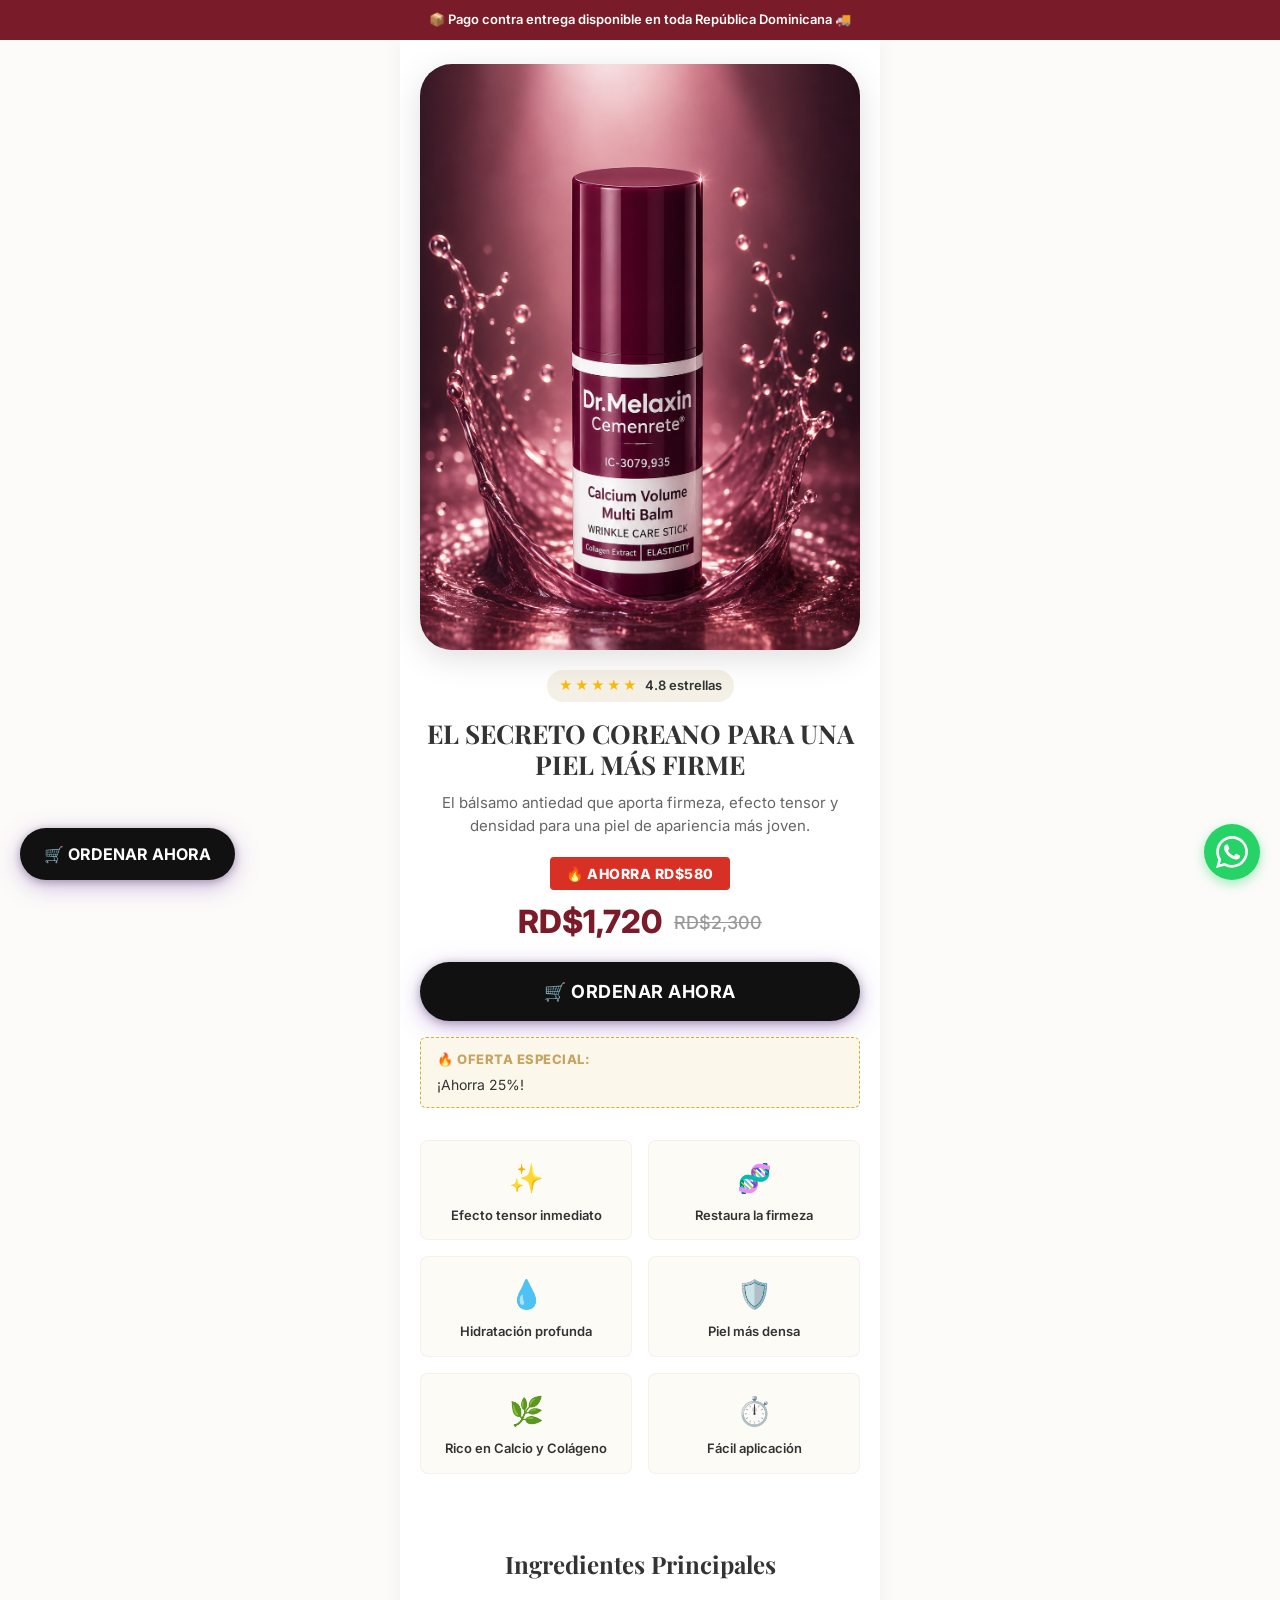
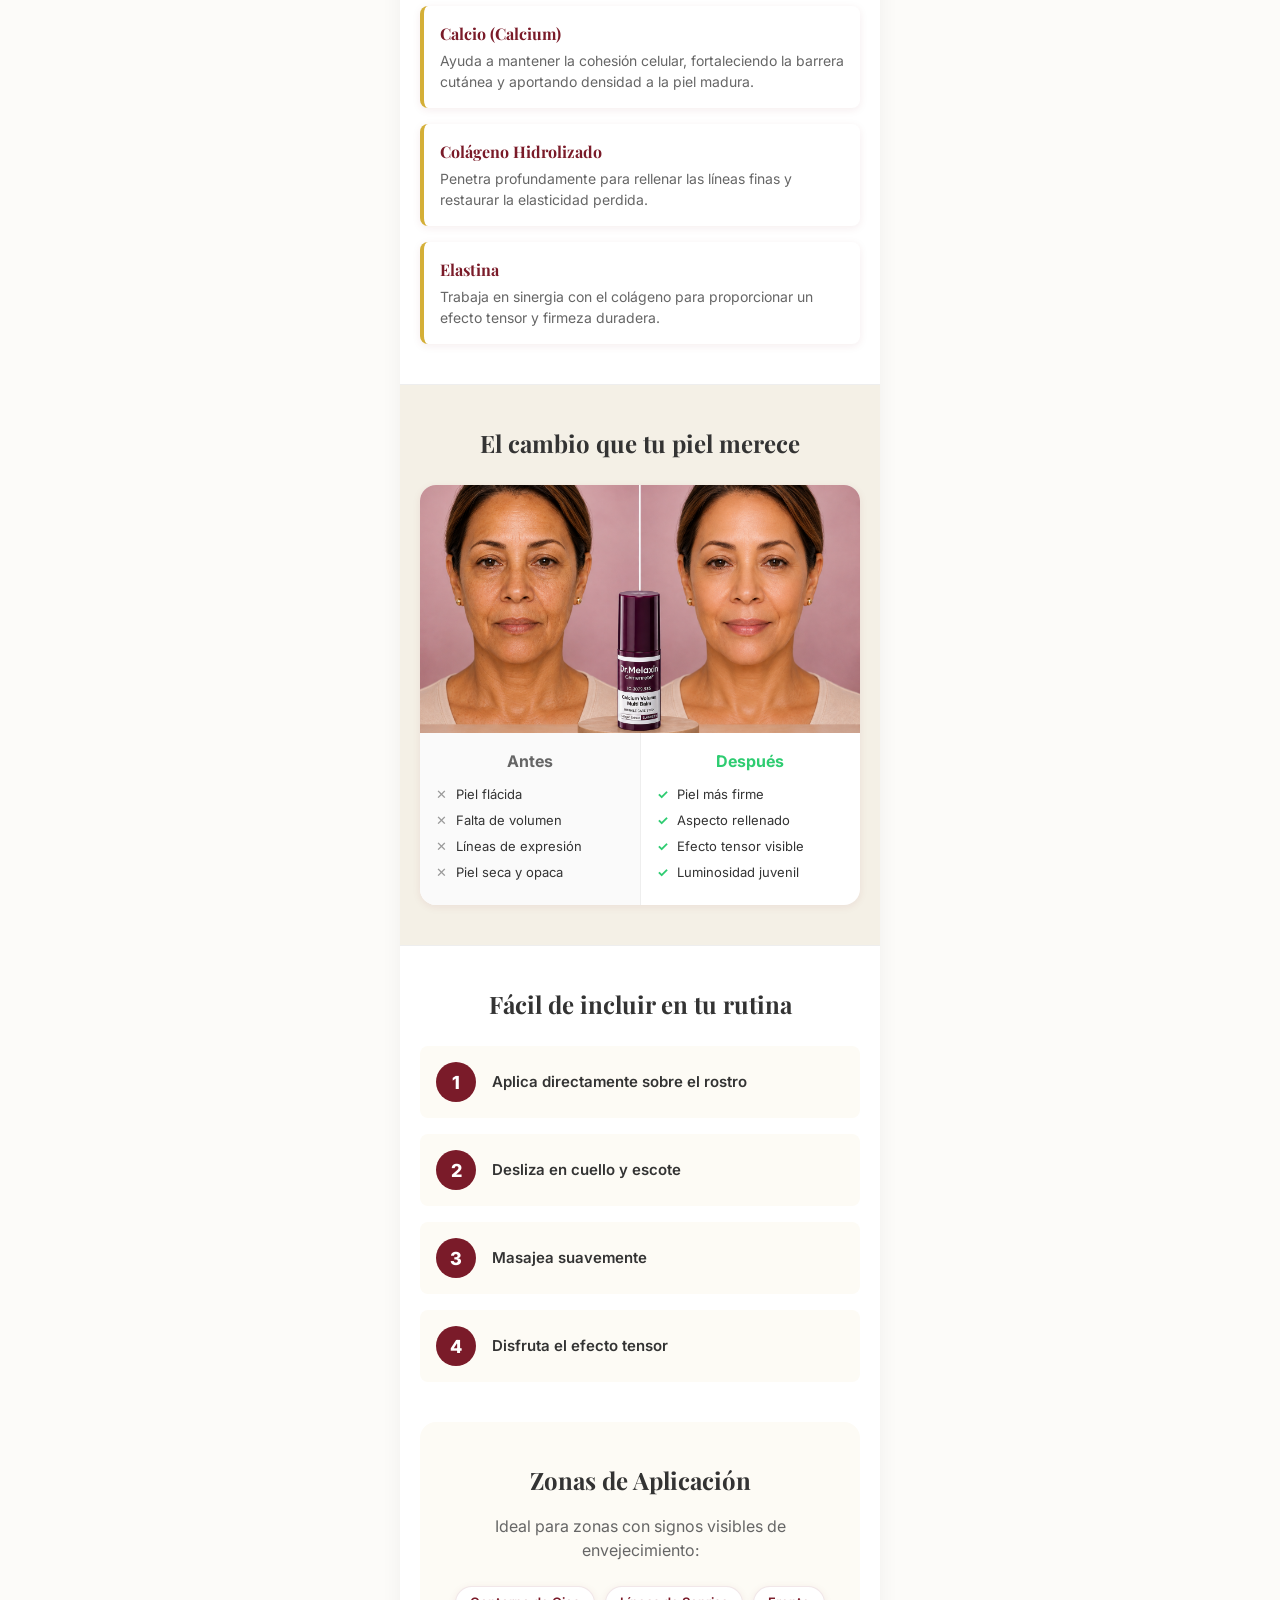
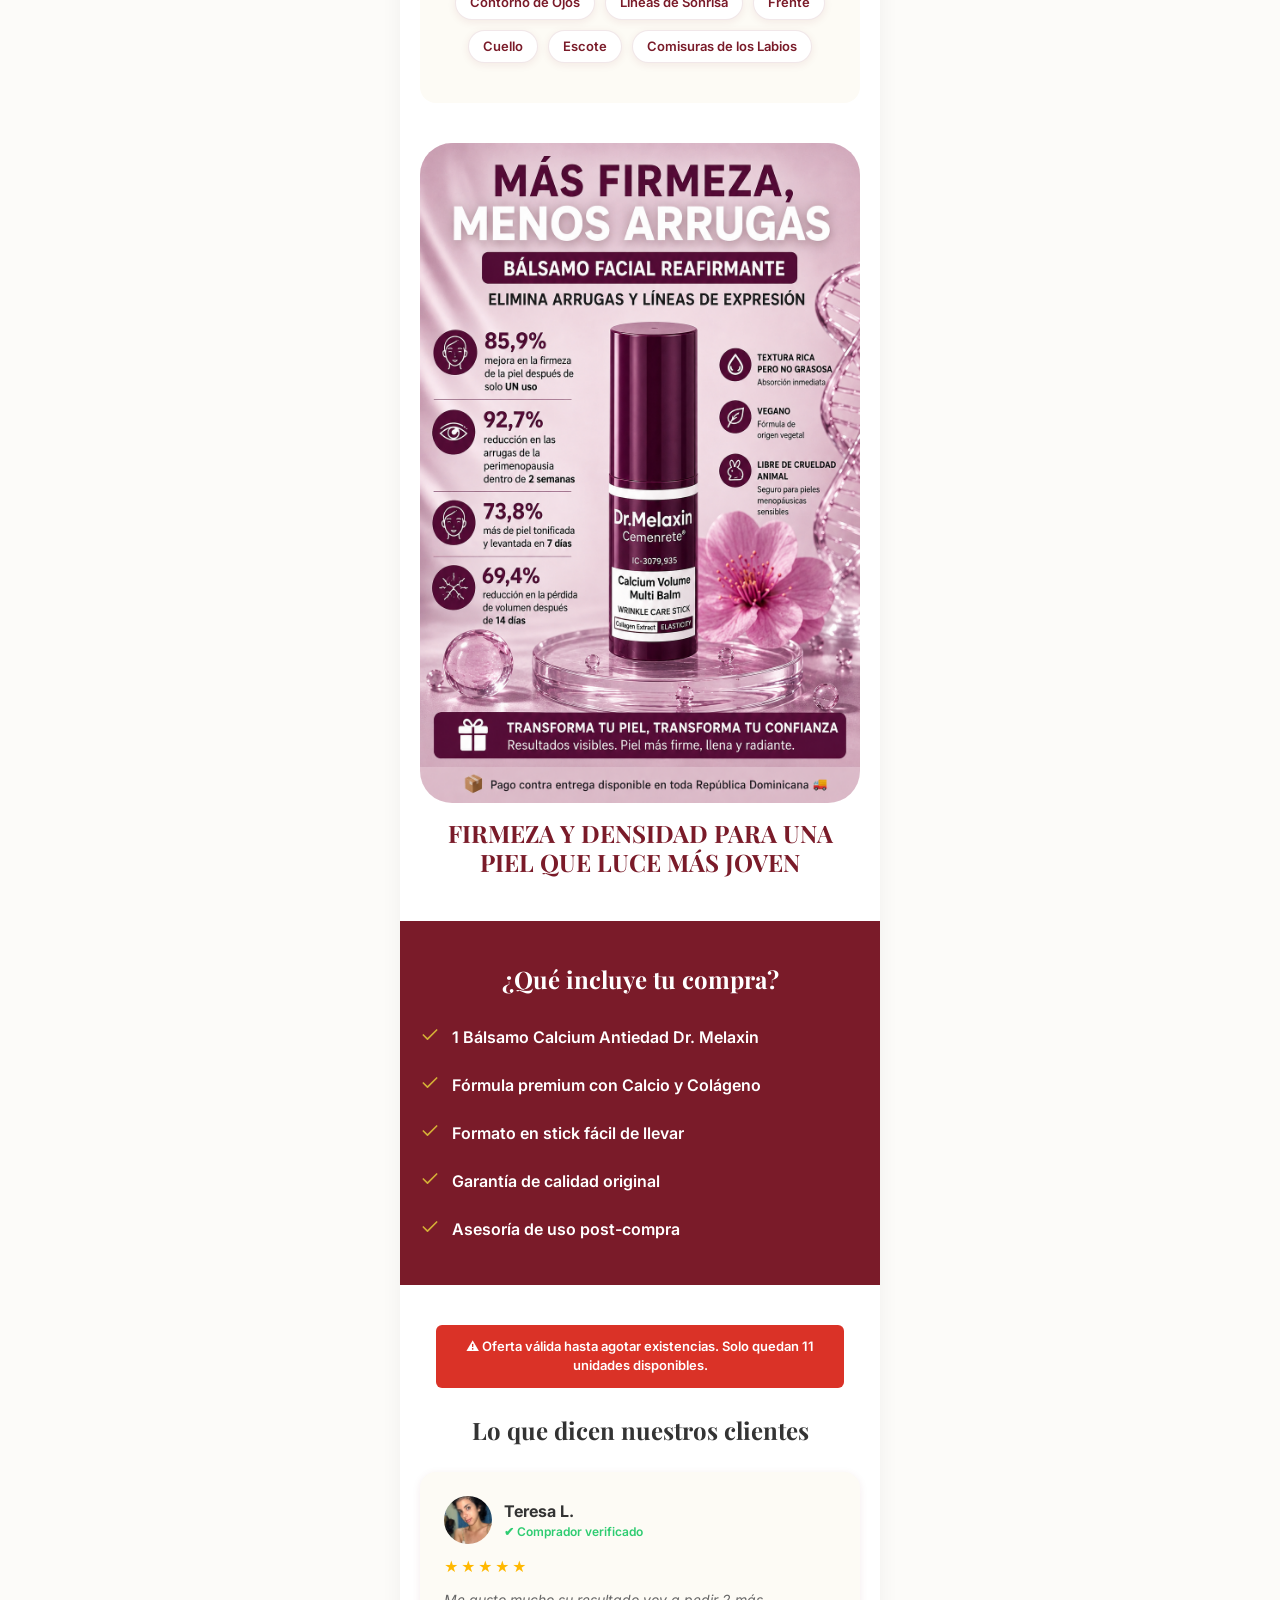
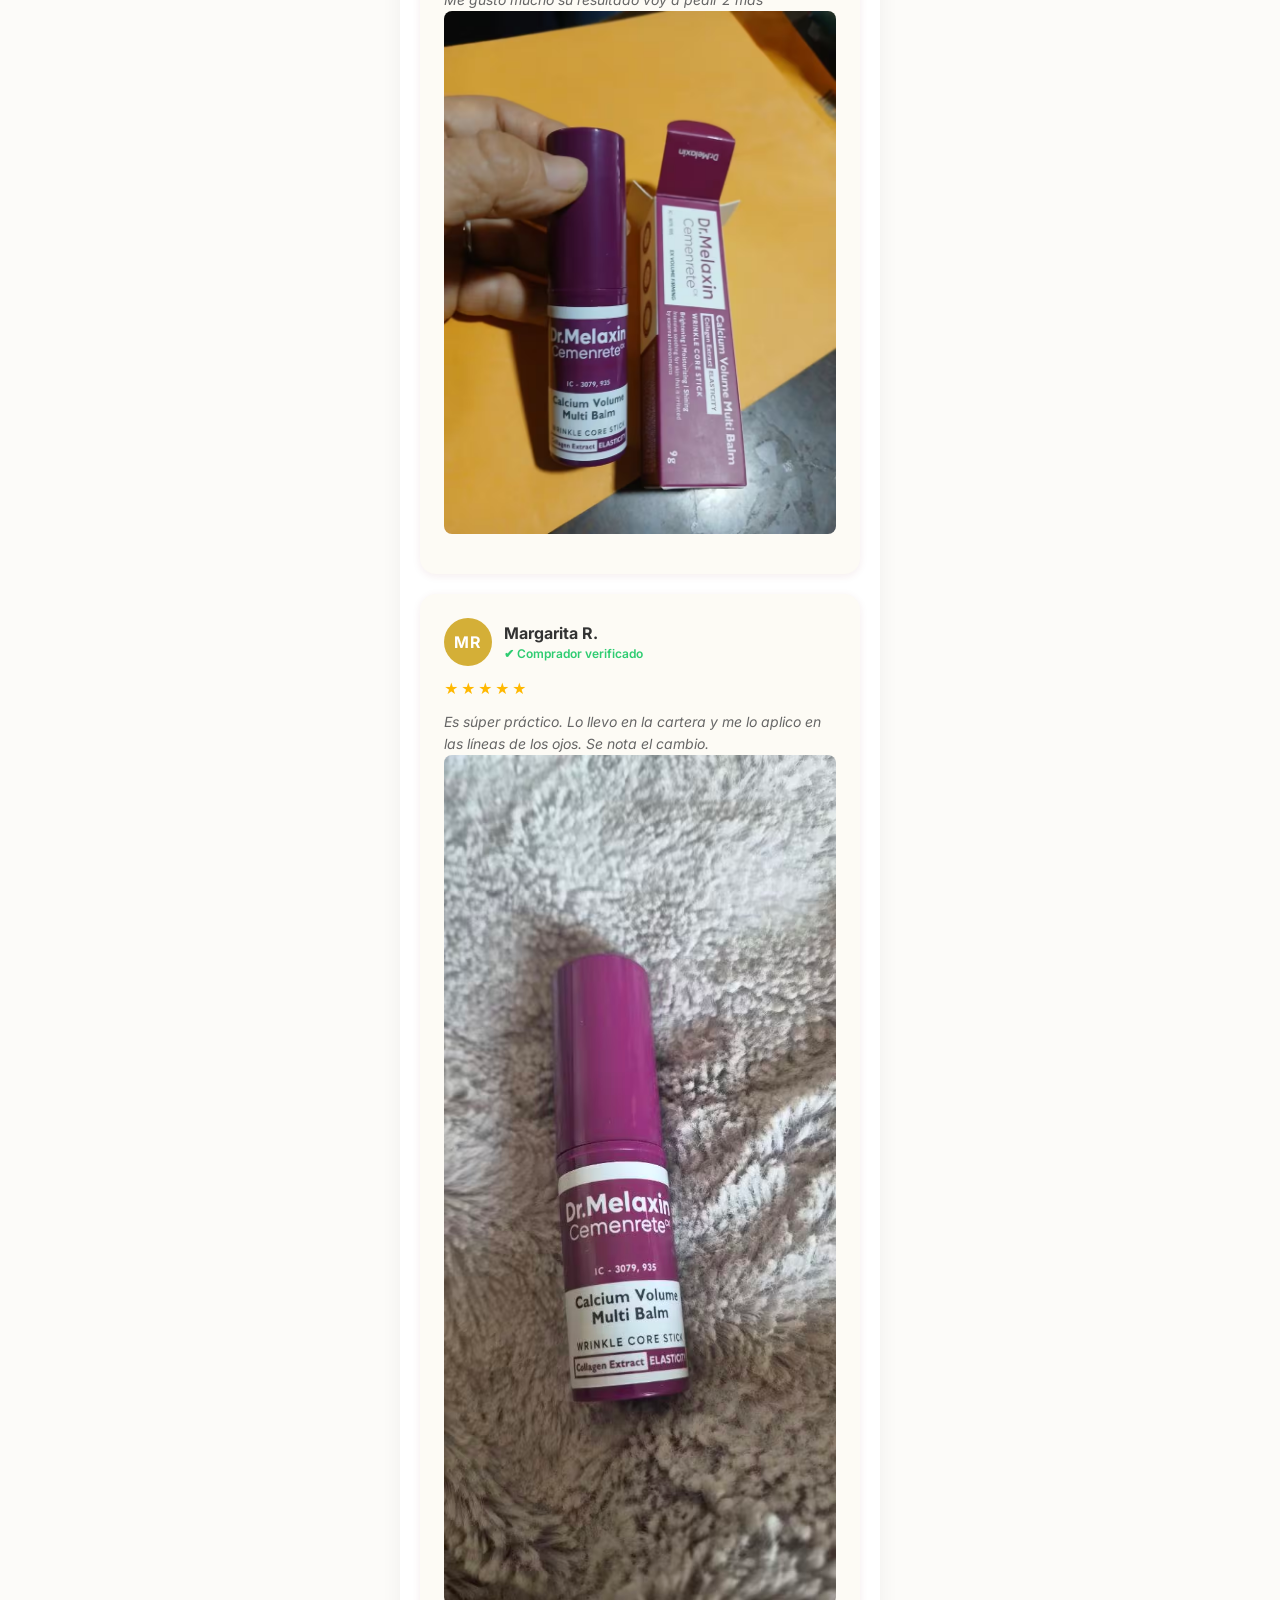
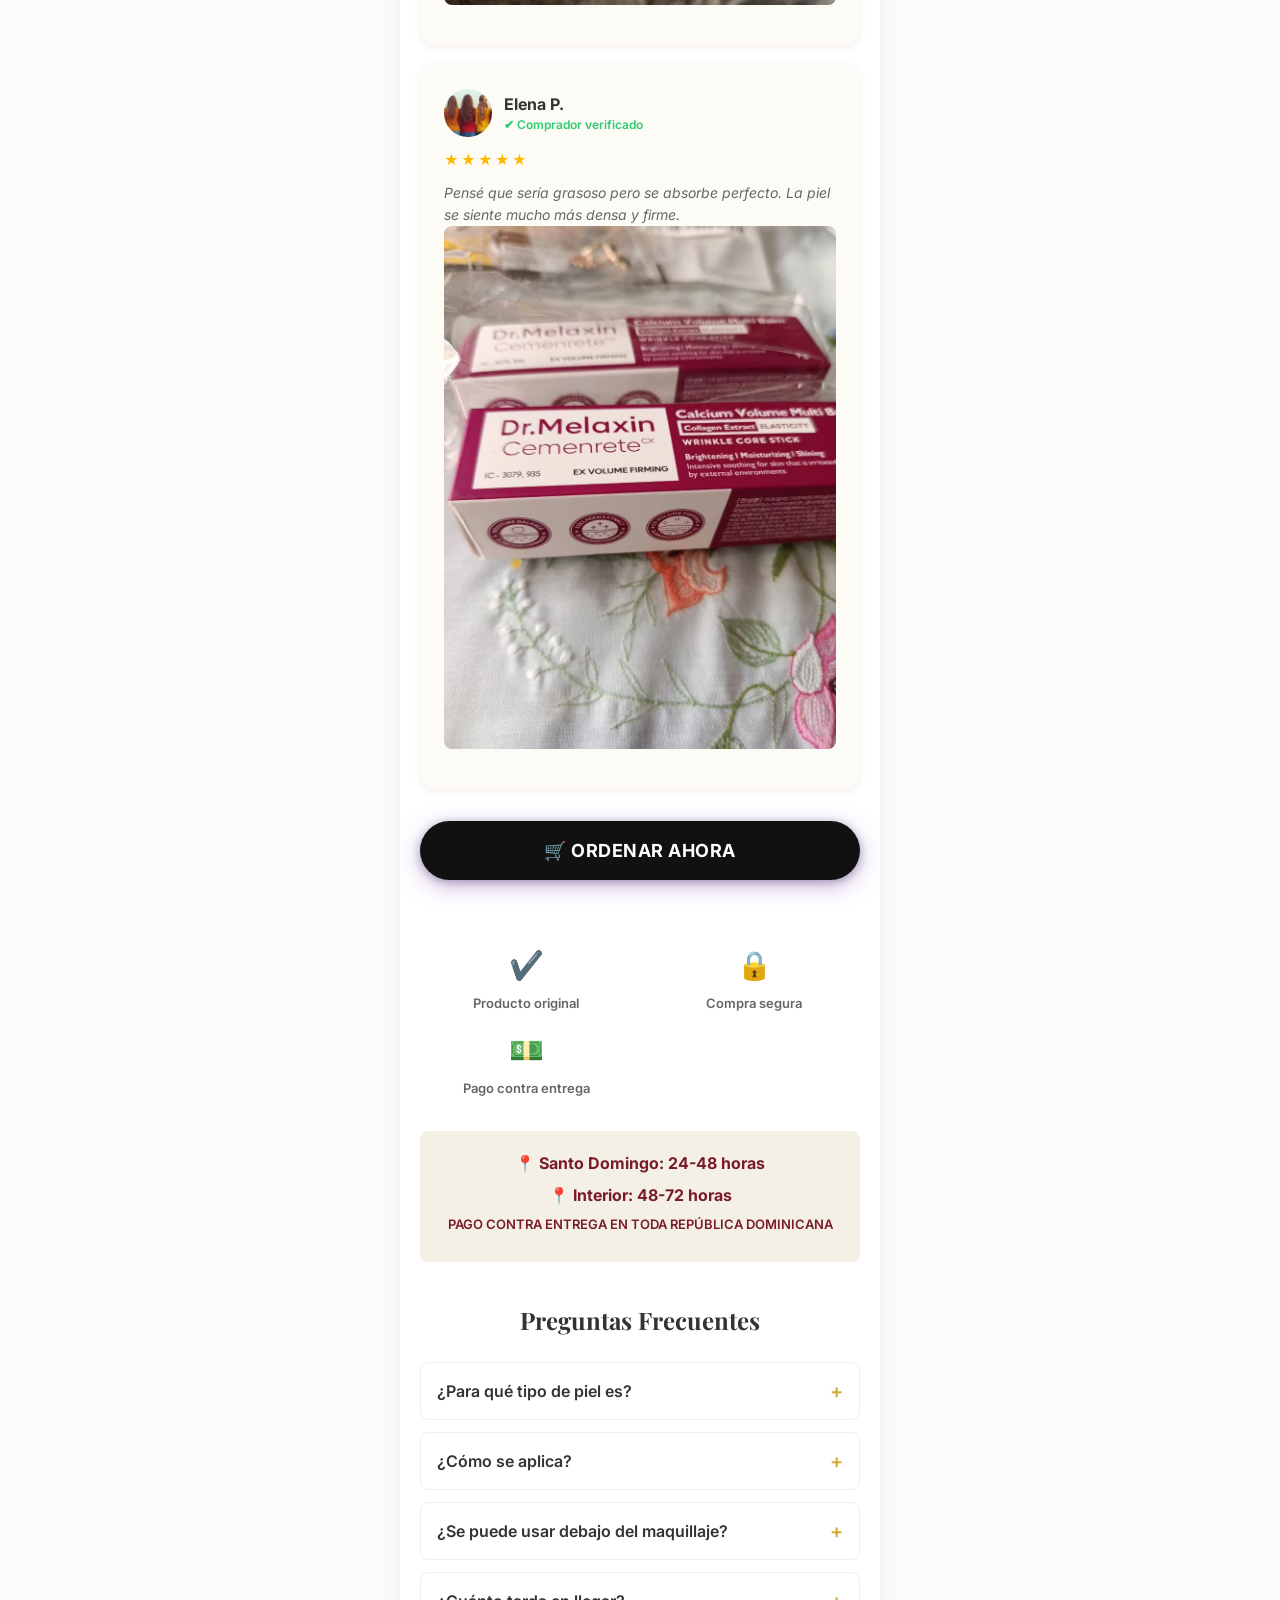
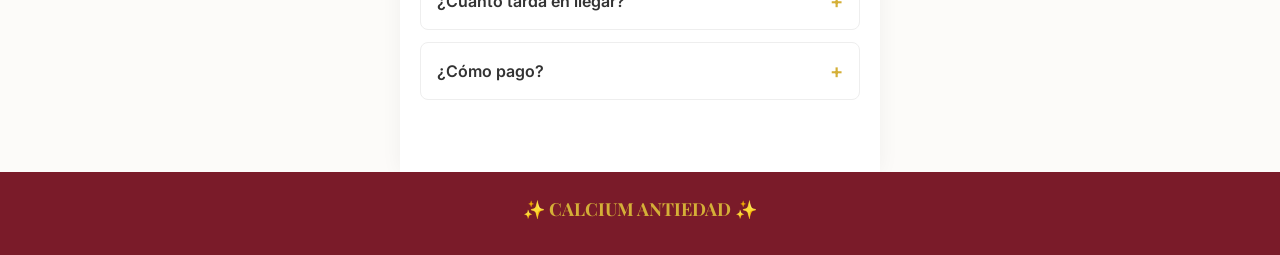
<file: index.html>
<!DOCTYPE html>
<html lang="es-DO">
<head>
    <meta charset="UTF-8">
    <meta name="viewport" content="width=device-width, initial-scale=1.0, maximum-scale=1.0, user-scalable=no">
    <title>Calcium Antiedad | Firmeza y Efecto Tensor</title>
    <meta name="description" content="Bálsamo multi de calcio en formato stick para el cuidado antiedad de la piel. Ayuda a mejorar la firmeza y elasticidad. Pago contra entrega en RD.">

    <!-- Open Graph Tags (Facebook, WhatsApp, Instagram) -->
    <meta property="og:title" content="Calcium Antiedad | Dr. Melaxin">
    <meta property="og:description" content="Bálsamo multi de calcio en formato stick para el cuidado antiedad de la piel.">
    <meta property="og:image" content="https://infiniteglow-rd.com/producto/Producto1.png">
    <meta property="og:type" content="website">

    <!-- Google Fonts -->
    <link rel="preconnect" href="https://fonts.googleapis.com">
    <link rel="preconnect" href="https://fonts.gstatic.com" crossorigin>
    <link href="https://fonts.googleapis.com/css2?family=Inter:wght@400;500;600;700;800&family=Playfair+Display:ital,wght@0,700;1,600&display=swap" rel="stylesheet">

    <!-- Custom CSS -->
    <link rel="stylesheet" href="styles.css">

  <!-- Meta Pixel Code -->
    <script>
    !function(f,b,e,v,n,t,s)
    {if(f.fbq)return;n=f.fbq=function(){n.callMethod?
    n.callMethod.apply(n,arguments):n.queue.push(arguments)};
    if(!f._fbq)f._fbq=n;n.push=n;n.loaded=!0;n.version='2.0';
    n.queue=[];t=b.createElement(e);t.async=!0;
    t.src=v;s=b.getElementsByTagName(e)[0];
    s.parentNode.insertBefore(t,s)}(window, document,'script',
    'https://connect.facebook.net/en_US/fbevents.js');
    fbq('init', '1806304374058727');
    fbq('track', 'PageView');
    </script>
    <noscript><img height="1" width="1" style="display:none"
    src="https://www.facebook.com/tr?id=1806304374058727&ev=PageView&noscript=1"
    /></noscript>
    <!-- End Meta Pixel Code -->
</head>
<body>

    <!-- 1. BARRA SUPERIOR FIJA -->
    <div class="top-bar" id="top-bar">
        📦 Pago contra entrega disponible en toda República Dominicana 🚚
    </div>

    <div class="container">

        <!-- 2. HERO PRINCIPAL -->
        <section class="hero text-center">
            <div class="product-image-container">
                <img id="hero-img" src="producto/Producto1.png" alt="Calcium Antiedad" class="hero-image-fit" onerror="this.style.display='none';">
            </div>

            <div class="reviews-badge">
                <span class="stars">★★★★★</span>
                <span id="hero-stars">4.8 estrellas</span>
            </div>

            <h1 class="hero-title" id="hero-title">ANTIEDAD QUE TRANSFORMA TU PIEL, TU CONFIANZA</h1>
            <p class="hero-subtitle" id="hero-subtitle">El bálsamo multi-uso que aporta firmeza, efecto tensor y densidad para una piel de apariencia más joven.</p>

            <div class="savings-badge" id="hero-badge-ahorro">🔥 MEJOR OFERTA</div>

            <div class="price-block" style="justify-content: center;">
                <span class="current-price" id="hero-current-price">RD$1,720</span>
                <span class="old-price" id="hero-old-price">RD$2,300</span>
            </div>

            <a href="#" class="btn btn-primary mt-2 cta-btn">
                🛒 Ordenar Ahora
            </a>
            
            <div style="background-color: #fbf8eb; border: 1px dashed #d4af37; border-radius: 6px; padding: 12px 16px; margin-top: 16px; text-align: left;">
                <div style="color: #c7a461; font-weight: 800; font-size: 13px; margin-bottom: 4px; letter-spacing: 0.5px;">🔥 OFERTA ESPECIAL:</div>
                <div style="color: #333; font-size: 14px;">¡Ahorra 25%!</div>
            </div>

        </section>

        <!-- 6. BENEFICIOS CON ICONOS -->
        <section class="benefits-grid" id="benefits-grid">
            <!-- Renderizado dinámico -->
        </section>

        <!-- INGREDIENTES DESTACADOS (NUEVO) -->
        <section class="ingredients-section" style="padding: 40px 0;">
            <h2 class="section-title">Ingredientes Principales</h2>
            <div id="ingredients-container" style="display: flex; flex-direction: column; gap: 16px;">
                <!-- Renderizado dinámico -->
            </div>
        </section>

        <!-- 7. PROBLEMA + SOLUCIÓN -->
        <section class="comparison-section">
            <h2 class="section-title">El cambio que tu piel merece</h2>
            <div class="comparison-box">
                <div class="comparison-image" style="background-color: transparent;">
                    <img id="comparison-img" src="producto/producto2.png" alt="Antes y Después" onerror="this.style.display='none';">
                </div>
                <div class="comparison-content">
                    <div class="comparison-col before">
                        <div class="comparison-title">Antes</div>
                        <ul class="comparison-list" id="comparison-before-list">
                            <!-- Renderizado dinámico -->
                        </ul>
                    </div>
                    <div class="comparison-col after">
                        <div class="comparison-title">Después</div>
                        <ul class="comparison-list" id="comparison-after-list">
                            <!-- Renderizado dinámico -->
                        </ul>
                    </div>
                </div>
            </div>
        </section>

        <!-- 8. CÓMO USAR -->
        <section class="steps-section">
            <h2 class="section-title">Fácil de incluir en tu rutina</h2>
            <div class="steps-container" id="steps-container">
                <!-- Renderizado dinámico -->
            </div>
        </section>

        <!-- ZONAS DE APLICACIÓN (NUEVO) -->
        <section class="zones-section" style="padding: 40px 0; background-color: var(--brand-cream); border-radius: var(--border-radius-lg); margin-bottom: 40px;">
            <h2 class="section-title" style="margin-bottom: 16px;">Zonas de Aplicación</h2>
            <p class="text-center text-soft mb-3" style="padding: 0 20px;">Ideal para zonas con signos visibles de envejecimiento:</p>
            <div id="zones-container" style="display: flex; flex-wrap: wrap; justify-content: center; gap: 10px; padding: 0 20px;">
                <!-- Renderizado dinámico -->
            </div>
        </section>

        <!-- 9. RESULTADOS / TRANSFORMACIÓN -->
        <section class="text-center pb-4">
            <div class="product-image-container" style="aspect-ratio: 1024/1535; margin-bottom: 16px; background-color: transparent; box-shadow: none;">
                <img id="transformation-img" src="producto/producto3.png" alt="Transformación" class="hero-image-fit" onerror="this.style.display='none';">
            </div>
            <h3 class="hero-title" style="font-size: 24px; color: var(--brand-burgundy);">FIRMEZA Y DENSIDAD PARA UNA PIEL QUE LUCE MÁS JOVEN</h3>
        </section>



        <!-- 10. QUÉ INCLUYE LA COMPRA -->
        <section class="includes-section">
            <h2 class="section-title">¿Qué incluye tu compra?</h2>
            <div class="includes-list" id="includes-list">
                <!-- Renderizado dinámico -->
            </div>
        </section>

        <!-- 15. URGENCIA -->
        <div style="padding: 0 16px;">
            <div class="urgency-banner-new">
                ⚠️ Oferta válida hasta agotar existencias. Solo quedan 11 unidades disponibles.
            </div>
        </div>

        <!-- 11. TESTIMONIOS -->
        <section class="testimonials-section">
            <h2 class="section-title">Lo que dicen nuestros clientes</h2>
            <div class="testimonials-grid" id="testimonials-grid">
                <!-- Renderizado dinámico -->
            </div>
            
            <div class="text-center mt-4 mb-3">
                <a href="#" class="btn btn-primary cta-btn">
                    🛒 Ordenar Ahora
                </a>
            </div>
        </section>

        <!-- 12. BADGES DE CONFIANZA & 13. TIEMPO DE ENTREGA -->
        <section class="trust-badges">
            <div class="trust-badge-item">
                <span style="font-size: 28px;">✔️</span>
                <span>Producto original</span>
            </div>
            <div class="trust-badge-item">
                <span style="font-size: 28px;">🔒</span>
                <span>Compra segura</span>
            </div>
            <div class="trust-badge-item">
                <span style="font-size: 28px;">💵</span>
                <span>Pago contra entrega</span>
            </div>
        </section>

        <div class="delivery-info">
            <p id="delivery-sd">📍 Santo Domingo: 24-48 horas</p>
            <p id="delivery-int">📍 Interior: 48-72 horas</p>
            <p class="text-soft mt-1" style="font-weight:normal; font-size: 13px; font-weight: 600;">PAGO CONTRA ENTREGA EN TODA REPÚBLICA DOMINICANA</p>
        </div>

        <!-- 16. FAQ -->
        <section class="faq-section">
            <h2 class="section-title">Preguntas Frecuentes</h2>
            <div id="faq-container">
                <!-- Renderizado dinámico -->
            </div>
        </section>

    </div><!-- End Container -->

    <!-- FOOTER -->
    <footer class="footer">
        <p class="footer-brand" id="footer-brand-text">✨ CALCIUM ANTIEDAD ✨</p>
    </footer>

    <!-- BOTÓN DE ORDENAR FLOTANTE -->
    <a href="#" class="order-float-btn cta-btn">
        🛒 Ordenar Ahora
    </a>

    <!-- WHATSAPP FLOTANTE -->
    <a href="#" id="wa-float-btn" class="whatsapp-float">
        <svg viewBox="0 0 24 24">
            <path d="M17.472 14.382c-.297-.149-1.758-.867-2.03-.967-.273-.099-.471-.148-.67.15-.197.297-.767.966-.94 1.164-.173.199-.347.223-.644.075-.297-.15-1.255-.463-2.39-1.475-.883-.788-1.48-1.761-1.653-2.059-.173-.297-.018-.458.13-.606.134-.133.298-.347.446-.52.149-.174.198-.298.298-.497.099-.198.05-.371-.025-.52-.075-.149-.669-1.612-.916-2.207-.242-.579-.487-.5-.669-.51-.173-.008-.371-.01-.57-.01-.198 0-.52.074-.792.372-.272.297-1.04 1.016-1.04 2.479 0 1.462 1.065 2.875 1.213 3.074.149.198 2.096 3.2 5.077 4.487.709.306 1.262.489 1.694.625.712.227 1.36.195 1.871.118.571-.085 1.758-.719 2.006-1.413.248-.694.248-1.289.173-1.413-.074-.124-.272-.198-.57-.347m-5.421 7.403h-.004a9.87 9.87 0 01-5.031-1.378l-.361-.214-3.741.982.998-3.648-.235-.374a9.86 9.86 0 01-1.51-5.26c.001-5.45 4.436-9.884 9.888-9.884 2.64 0 5.122 1.03 6.988 2.898a9.825 9.825 0 012.893 6.994c-.003 5.45-4.437 9.884-9.885 9.884m8.413-18.297A11.815 11.815 0 0012.05 0C5.495 0 .16 5.335.157 11.892c0 2.096.547 4.142 1.588 5.945L.057 24l6.305-1.654a11.882 11.882 0 005.683 1.448h.005c6.554 0 11.89-5.335 11.893-11.893a11.821 11.821 0 00-3.48-8.413z" />
        </svg>
    </a>

    <!-- MODAL DE CHECKOUT -->
    <div class="modal-overlay" id="checkout-modal">
        <div class="modal-content">
            <button class="modal-close" id="modal-close">&times;</button>
            
            <h2 class="section-title" style="margin-bottom: 24px; font-size: 24px;">Elige tu Oferta</h2>
            
            <div class="offers-section" id="offers-container">
                <!-- Se poblará dinámicamente con JS -->
            </div>

            <div class="checkout-box" style="margin-top: 24px; background-color: #fafafa; border: none; box-shadow: none; border-radius: 12px; padding: 24px 20px;">
                <h3 class="section-title" style="font-size: 20px; margin-bottom: 8px;">Completa tus datos</h3>
                <p class="text-soft text-center mb-3" style="font-size: 14px;">Llena este formulario para tomar tu orden y enviarla por WhatsApp.</p>
                
                <form id="order-form">
                    <input type="hidden" id="input-qty" value="2">
                    <input type="hidden" id="input-total" value="2675">

                    <div class="form-group">
                        <label class="form-label" style="font-size: 13px; font-weight: 700; color: #333; margin-bottom: 8px;">Cantidad a Pedir</label>
                        <select id="client-quantity" class="form-control" style="font-weight: 500;">
                            <!-- Dinámico -->
                        </select>
                    </div>

                    <div class="form-group">
                        <label class="form-label" style="font-size: 13px; font-weight: 700; color: #333; margin-bottom: 8px;">Nombre y Apellido</label>
                        <input type="text" id="client-name" class="form-control" placeholder="Ej. María Pérez" required>
                    </div>
                    <div class="form-group">
                        <label class="form-label" style="font-size: 13px; font-weight: 700; color: #333; margin-bottom: 8px;">Teléfono / WhatsApp</label>
                        <input type="tel" id="client-phone" class="form-control" placeholder="Ej. 809-000-0000" required>
                    </div>
                    <div class="form-group">
                        <label class="form-label" style="font-size: 13px; font-weight: 700; color: #333; margin-bottom: 8px;">Dirección Exacta de Entrega</label>
                        <input type="text" id="client-address" class="form-control" placeholder="Ciudad, Sector, Calle, Número de Casa" required>
                    </div>

                    <div class="order-summary" style="background-color: #fbf8eb; border: 1px dashed #d4af37; border-radius: 8px; padding: 16px; margin-top: 24px; color: #333;">
                        <div class="summary-row" style="margin-bottom: 12px;">
                            <span id="summary-product-name" style="font-weight: 500;">Calcium Antiedad</span> (<span id="summary-qty">x2</span>)
                        </div>
                        <div class="summary-row" style="margin-bottom: 12px; display: flex; justify-content: space-between;">
                            <span>Envío</span>
                            <span style="color: #c7a461;">Contra Entrega</span>
                        </div>
                        <div class="summary-row" style="margin-bottom: 12px; display: flex; justify-content: space-between;">
                            <span style="color: #d93025; font-weight: 600;">Ahorras hoy</span>
                            <span id="summary-savings-percentage" style="color: #d93025; font-weight: 600;">26%</span>
                        </div>
                        
                        <div style="height: 1px; background-color: #e6dfc8; margin: 16px 0;"></div>
                        
                        <div class="summary-row" style="display: flex; justify-content: space-between; align-items: center;">
                            <span style="font-size: 18px; font-weight: 800;">Total a Pagar</span>
                            <span id="summary-total" style="font-size: 20px; font-weight: 800;">RD$2,675</span>
                        </div>
                    </div>

                    <button type="submit" class="btn btn-whatsapp mt-3" style="width: 100%; border-radius: 8px; background-color: #25D366; color: white; display: flex; justify-content: center; align-items: center; gap: 8px; font-size: 16px; padding: 16px;">
                        <svg viewBox="0 0 24 24" width="24" height="24" fill="white">
                            <path d="M17.472 14.382c-.297-.149-1.758-.867-2.03-.967-.273-.099-.471-.148-.67.15-.197.297-.767.966-.94 1.164-.173.199-.347.223-.644.075-.297-.15-1.255-.463-2.39-1.475-.883-.788-1.48-1.761-1.653-2.059-.173-.297-.018-.458.13-.606.134-.133.298-.347.446-.52.149-.174.198-.298.298-.497.099-.198.05-.371-.025-.52-.075-.149-.669-1.612-.916-2.207-.242-.579-.487-.5-.669-.51-.173-.008-.371-.01-.57-.01-.198 0-.52.074-.792.372-.272.297-1.04 1.016-1.04 2.479 0 1.462 1.065 2.875 1.213 3.074.149.198 2.096 3.2 5.077 4.487.709.306 1.262.489 1.694.625.712.227 1.36.195 1.871.118.571-.085 1.758-.719 2.006-1.413.248-.694.248-1.289.173-1.413-.074-.124-.272-.198-.57-.347m-5.421 7.403h-.004a9.87 9.87 0 01-5.031-1.378l-.361-.214-3.741.982.998-3.648-.235-.374a9.86 9.86 0 01-1.51-5.26c.001-5.45 4.436-9.884 9.888-9.884 2.64 0 5.122 1.03 6.988 2.898a9.825 9.825 0 012.893 6.994c-.003 5.45-4.437 9.884-9.885 9.884m8.413-18.297A11.815 11.815 0 0012.05 0C5.495 0 .16 5.335.157 11.892c0 2.096.547 4.142 1.588 5.945L.057 24l6.305-1.654a11.882 11.882 0 005.683 1.448h.005c6.554 0 11.89-5.335 11.893-11.893a11.821 11.821 0 00-3.48-8.413z" />
                        </svg>
                        PEDIR POR WHATSAPP
                    </button>
                    
                    <div class="security-badges" style="display: flex; justify-content: center; gap: 16px; margin-top: 16px;">
                        <span style="font-size: 12px; color: var(--text-soft); font-weight: 600; display: flex; align-items: center; gap: 4px;">
                            <svg viewBox="0 0 24 24" width="14" height="14" fill="#777"><path d="M12 1L3 5v6c0 5.55 3.84 10.74 9 12 5.16-1.26 9-6.45 9-12V5l-9-4zm-2 16l-4-4 1.41-1.41L10 14.17l6.59-6.59L18 9l-8 8z"/></svg>
                            100% Seguro
                        </span>
                        <span style="font-size: 12px; color: var(--text-soft); font-weight: 600; display: flex; align-items: center; gap: 4px;">
                            <svg viewBox="0 0 24 24" width="14" height="14" fill="#777"><path d="M12 2C6.48 2 2 6.48 2 12s4.48 10 10 10 10-4.48 10-10S17.52 2 12 2zm-2 15l-5-5 1.41-1.41L10 14.17l7.59-7.59L19 8l-9 9z"/></svg>
                            Pago contra entrega
                        </span>
                    </div>
                </form>
            </div>
        </div>
    </div>

    <!-- Scripts -->
    <script src="config.js"></script>
    <script src="script.js"></script>
</body>
</html>
</file>
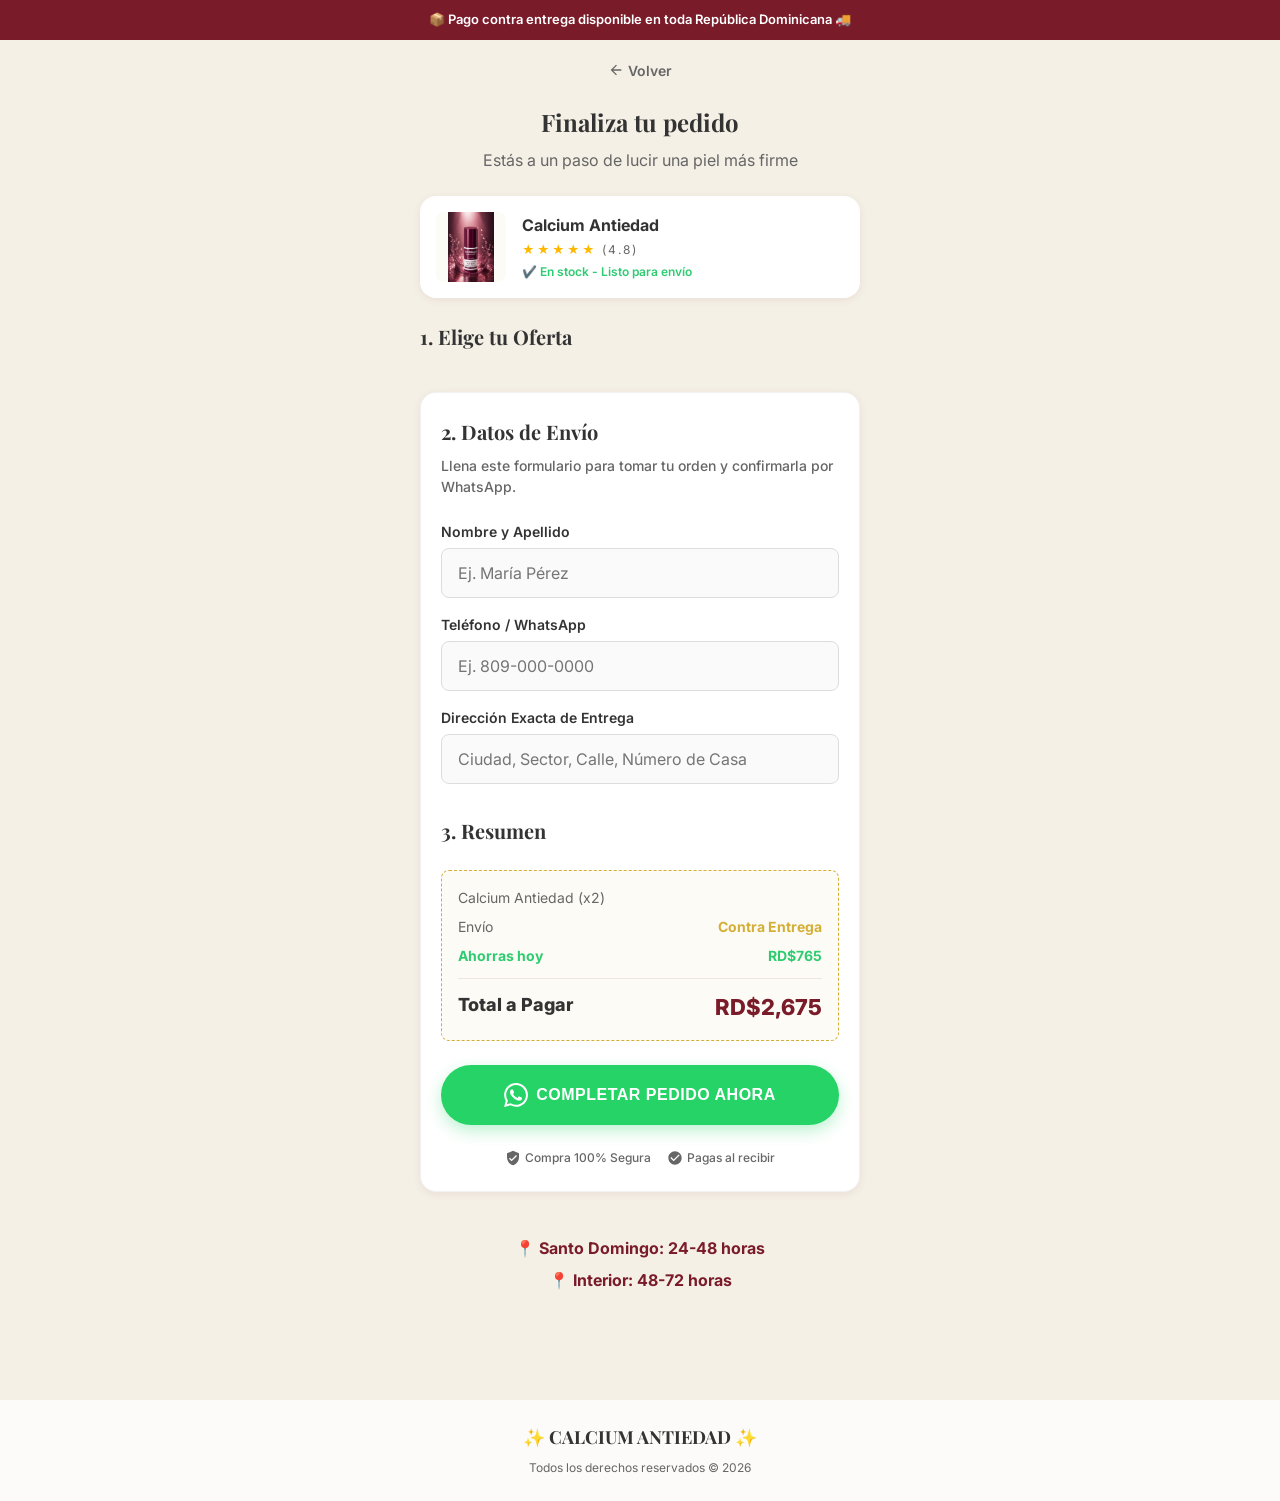
<file: checkout.html>
<!DOCTYPE html>
<html lang="es-DO">
<head>
    <meta charset="UTF-8">
    <meta name="viewport" content="width=device-width, initial-scale=1.0, maximum-scale=1.0, user-scalable=no">
    <title>Finalizar Compra | Calcium Antiedad</title>

    <!-- Google Fonts -->
    <link rel="preconnect" href="https://fonts.googleapis.com">
    <link rel="preconnect" href="https://fonts.gstatic.com" crossorigin>
    <link href="https://fonts.googleapis.com/css2?family=Inter:wght@400;500;600;700;800&family=Playfair+Display:ital,wght@0,700;1,600&display=swap" rel="stylesheet">

    <!-- Custom CSS -->
    <link rel="stylesheet" href="styles.css">

    <!-- Meta Pixel Code -->
    <script>
    !function(f,b,e,v,n,t,s)
    {if(f.fbq)return;n=f.fbq=function(){n.callMethod?
    n.callMethod.apply(n,arguments):n.queue.push(arguments)};
    if(!f._fbq)f._fbq=n;n.push=n;n.loaded=!0;n.version='2.0';
    n.queue=[];t=b.createElement(e);t.async=!0;
    t.src=v;s=b.getElementsByTagName(e)[0];
    s.parentNode.insertBefore(t,s)}(window, document,'script',
    'https://connect.facebook.net/en_US/fbevents.js');
    fbq('init', '2293470854807086');
    fbq('track', 'PageView');
    </script>
    <noscript><img height="1" width="1" style="display:none"
    src="https://www.facebook.com/tr?id=2293470854807086&ev=PageView&noscript=1"
    /></noscript>
    <!-- End Meta Pixel Code -->
</head>
<body style="background-color: var(--bg-secondary);">

    <!-- BARRA SUPERIOR FIJA -->
    <div class="top-bar" id="top-bar">
        📦 Pago contra entrega disponible en toda República Dominicana 🚚
    </div>

    <div class="container" style="padding-top: 20px; padding-bottom: 40px; background-color: var(--bg-secondary); box-shadow: none;">
        
        <div style="text-align: center; margin-bottom: 20px;">
            <a href="index.html" style="color: var(--text-soft); text-decoration: none; font-size: 14px; font-weight: 600; display: inline-flex; align-items: center; gap: 4px;">
                <svg viewBox="0 0 24 24" width="16" height="16" fill="currentColor"><path d="M20 11H7.83l5.59-5.59L12 4l-8 8 8 8 1.41-1.41L7.83 13H20v-2z"/></svg>
                Volver
            </a>
        </div>

        <!-- Checkout Header -->
        <div style="text-align: center; margin-bottom: 24px;">
            <h1 class="section-title" style="margin-bottom: 8px;">Finaliza tu pedido</h1>
            <p class="text-soft">Estás a un paso de lucir una piel más firme</p>
        </div>

        <!-- Producto Mini Resumen -->
        <div style="background-color: white; border-radius: var(--border-radius-lg); padding: 16px; margin-bottom: 24px; display: flex; align-items: center; gap: 16px; box-shadow: var(--shadow-sm);">
            <div style="width: 70px; height: 70px; background-color: var(--brand-cream); border-radius: var(--border-radius); display: flex; align-items: center; justify-content: center; overflow: hidden; flex-shrink: 0;">
                <img id="checkout-img" src="producto/Producto1.png" alt="Producto" style="width: 100%; height: 100%; object-fit: contain;">
            </div>
            <div>
                <h3 id="checkout-product-name" style="font-size: 16px; color: var(--text-main); margin-bottom: 4px; font-family: 'Inter', sans-serif;">Calcium Antiedad</h3>
                <div class="stars" style="font-size: 12px; margin-bottom: 4px;">★★★★★ <span style="color: var(--text-soft);">(4.8)</span></div>
                <div style="font-size: 12px; color: var(--success-green); font-weight: 600;">✔️ En stock - Listo para envío</div>
            </div>
        </div>

        <section class="form-section" style="background-color: transparent; padding: 0;">
            <h2 class="section-title" style="font-size: 20px; text-align: left; margin-bottom: 16px;">1. Elige tu Oferta</h2>

            <div class="offers-section" id="offers-container" style="padding-top: 0;">
                <!-- Se poblará dinámicamente con JS -->
            </div>

            <!-- Formulario -->
            <div class="checkout-box">

                <h2 class="section-title" style="font-size: 20px; text-align: left; margin-bottom: 8px;">2. Datos de Envío</h2>
                <p class="text-soft mb-3" style="font-size: 14px; font-weight: 500;">Llena este formulario para tomar tu orden y confirmarla por WhatsApp.</p>
                
                <form id="order-form">
                    <input type="hidden" id="input-qty" value="2">
                    <input type="hidden" id="input-total" value="2675">

                    <div class="form-group hidden">
                        <label class="form-label">Cantidad a Pedir</label>
                        <select id="client-quantity" class="form-control">
                            <!-- Se poblará dinámicamente con JS -->
                        </select>
                    </div>

                    <div class="form-group">
                        <label class="form-label">Nombre y Apellido</label>
                        <input type="text" id="client-name" class="form-control" placeholder="Ej. María Pérez" required>
                    </div>
                    <div class="form-group">
                        <label class="form-label">Teléfono / WhatsApp</label>
                        <input type="tel" id="client-phone" class="form-control" placeholder="Ej. 809-000-0000" required>
                    </div>
                    <div class="form-group">
                        <label class="form-label">Dirección Exacta de Entrega</label>
                        <input type="text" id="client-address" class="form-control" placeholder="Ciudad, Sector, Calle, Número de Casa" required>
                    </div>

                    <h2 class="section-title" style="font-size: 20px; text-align: left; margin-bottom: 16px; margin-top: 32px;">3. Resumen</h2>

                    <div class="order-summary" style="background-color: var(--brand-cream); border: 1px dashed var(--accent-gold);">
                        <div class="summary-row">
                            <span><span id="summary-product-name">Calcium Antiedad</span> (x<span id="summary-qty">2</span>)</span>
                        </div>
                        <div class="summary-row">
                            <span>Envío</span>
                            <span class="text-gold" style="font-weight: 700;">Contra Entrega</span>
                        </div>
                        <div class="summary-row" style="color: var(--success-green); font-weight: 700;">
                            <span>Ahorras hoy</span>
                            <span id="summary-savings">RD$765</span>
                        </div>
                        <div class="summary-total">
                            <span>Total a Pagar</span>
                            <span id="summary-total" style="color: var(--alert-red); font-size: 22px;">RD$2,675</span>
                        </div>
                    </div>

                    <button type="submit" class="btn btn-whatsapp" style="width: 100%; font-size: 16px; padding: 18px 20px;">
                        <svg viewBox="0 0 24 24" style="width:24px; height:24px; fill:currentColor; margin-right:8px;">
                            <path d="M17.472 14.382c-.297-.149-1.758-.867-2.03-.967-.273-.099-.471-.148-.67.15-.197.297-.767.966-.94 1.164-.173.199-.347.223-.644.075-.297-.15-1.255-.463-2.39-1.475-.883-.788-1.48-1.761-1.653-2.059-.173-.297-.018-.458.13-.606.134-.133.298-.347.446-.52.149-.174.198-.298.298-.497.099-.198.05-.371-.025-.52-.075-.149-.669-1.612-.916-2.207-.242-.579-.487-.5-.669-.51-.173-.008-.371-.01-.57-.01-.198 0-.52.074-.792.372-.272.297-1.04 1.016-1.04 2.479 0 1.462 1.065 2.875 1.213 3.074.149.198 2.096 3.2 5.077 4.487.709.306 1.262.489 1.694.625.712.227 1.36.195 1.871.118.571-.085 1.758-.719 2.006-1.413.248-.694.248-1.289.173-1.413-.074-.124-.272-.198-.57-.347m-5.421 7.403h-.004a9.87 9.87 0 01-5.031-1.378l-.361-.214-3.741.982.998-3.648-.235-.374a9.86 9.86 0 01-1.51-5.26c.001-5.45 4.436-9.884 9.888-9.884 2.64 0 5.122 1.03 6.988 2.898a9.825 9.825 0 012.893 6.994c-.003 5.45-4.437 9.884-9.885 9.884m8.413-18.297A11.815 11.815 0 0012.05 0C5.495 0 .16 5.335.157 11.892c0 2.096.547 4.142 1.588 5.945L.057 24l6.305-1.654a11.882 11.882 0 005.683 1.448h.005c6.554 0 11.89-5.335 11.893-11.893a11.821 11.821 0 00-3.48-8.413z" />
                        </svg>
                        COMPLETAR PEDIDO AHORA
                    </button>

                    <div class="security-badges mt-3">
                        <span class="security-badge"><svg viewBox="0 0 24 24"><path d="M12 1L3 5v6c0 5.55 3.84 10.74 9 12 5.16-1.26 9-6.45 9-12V5l-9-4zm-2 16l-4-4 1.41-1.41L10 14.17l6.59-6.59L18 9l-8 8z"/></svg> Compra 100% Segura</span>
                        <span class="security-badge"><svg viewBox="0 0 24 24"><path d="M12 2C6.48 2 2 6.48 2 12s4.48 10 10 10 10-4.48 10-10S17.52 2 12 2zm-2 15l-5-5 1.41-1.41L10 14.17l7.59-7.59L19 8l-9 9z"/></svg> Pagas al recibir</span>
                    </div>
                </form>
            </div>
            
            <div class="delivery-info" style="margin-top: 24px;">
                <p id="delivery-sd">📍 Santo Domingo: 24-48 horas</p>
                <p id="delivery-int">📍 Interior: 48-72 horas</p>
            </div>
            
        </section>

    </div><!-- End Container -->

    <!-- FOOTER -->
    <footer class="footer" style="padding-bottom: 24px; background-color: var(--bg-color); color: var(--text-soft);">
        <p class="footer-brand" id="footer-brand-text" style="color: var(--text-main);">✨ CALCIUM ANTIEDAD ✨</p>
        <p style="font-size: 12px; margin-top: 8px;">Todos los derechos reservados © 2026</p>
    </footer>

    <!-- Scripts -->
    <script src="config.js"></script>
    <script src="script.js"></script>
</body>
</html>
</file>
<file: styles.css>
/* ==========================================================================
   Variables y Configuración Global
   ========================================================================== */
:root {
    /* Paleta de Colores (Borgoña, Vino Oscuro, Dorado, Crema) */
    --bg-color: #fcfbf9; /* Blanco cálido */
    --bg-secondary: #f4f0e6; /* Beige / Crema */
    --text-main: #333333;
    --text-soft: #666666;
    
    --brand-nude: #f4e8e1;
    --brand-nude-light: #faf5f0;
    --brand-cream: #FDFBF5;
    
    --accent-gold: #D4AF37; /* Dorado cálido */
    --brand-burgundy: #7a1b29; /* Borgoña */
    --brand-burgundy-dark: #5a111c; /* Vino oscuro */
    
    --cta-bg: #d4af37;
    --cta-hover: #b5952f;
    --cta-text: #ffffff;
    
    --whatsapp-green: #25D366;
    --whatsapp-hover: #128C7E;
    
    --alert-red: #7a1b29; /* Using burgundy for alerts/urgency */
    --success-green: #2ecc71;
    --danger-red: #da3227;

    --border-radius: 8px;
    --border-radius-lg: 16px;
    
    --shadow-sm: 0 2px 8px rgba(122, 27, 41, 0.08);
    --shadow-md: 0 4px 16px rgba(122, 27, 41, 0.12);
    --shadow-float: 0 8px 24px rgba(122, 27, 41, 0.2);

    --max-width: 480px; /* Mobile First Constraints */
}

* {
    margin: 0;
    padding: 0;
    box-sizing: border-box;
    -webkit-tap-highlight-color: transparent;
}

body {
    font-family: 'Inter', -apple-system, BlinkMacSystemFont, "Segoe UI", Roboto, sans-serif;
    background-color: var(--bg-color);
    color: var(--text-main);
    line-height: 1.5;
    -webkit-font-smoothing: antialiased;
}

h1, h2, h3, h4 {
    font-family: 'Playfair Display', serif;
}

/* Contenedor Principal (Mobile First) */
.container {
    width: 100%;
    max-width: var(--max-width);
    margin: 0 auto;
    background-color: #ffffff;
    min-height: 100vh;
    box-shadow: 0 0 20px rgba(0,0,0,0.05);
    padding: 0 20px;
    overflow-x: hidden;
}

/* ==========================================================================
   Utilidades
   ========================================================================== */
.text-center { text-align: center; }
.mt-1 { margin-top: 8px; }
.mt-2 { margin-top: 16px; }
.mt-3 { margin-top: 24px; }
.mt-4 { margin-top: 32px; }
.mb-1 { margin-bottom: 8px; }
.mb-2 { margin-bottom: 16px; }
.mb-3 { margin-bottom: 24px; }
.mb-4 { margin-bottom: 32px; }
.pb-4 { padding-bottom: 32px; }
.text-gold { color: var(--accent-gold); }
.text-soft { color: var(--text-soft); }
.hidden { display: none !important; }

/* ==========================================================================
   Botones Principales
   ========================================================================== */
.btn {
    display: flex;
    align-items: center;
    justify-content: center;
    width: 100%;
    padding: 16px 24px;
    border-radius: 50px;
    font-size: 18px;
    font-weight: 700;
    text-transform: uppercase;
    letter-spacing: 0.5px;
    text-decoration: none;
    border: none;
    cursor: pointer;
    transition: all 0.3s ease;
    animation: pulse 2s infinite;
}

.btn-primary {
    background: #111111;
    color: #ffffff;
    box-shadow: 0 6px 24px rgba(120, 60, 180, 0.35), 0 2px 8px rgba(0,0,0,0.3);
}

.btn-whatsapp {
    background-color: var(--whatsapp-green);
    color: white;
    box-shadow: 0 6px 16px rgba(37, 211, 102, 0.3);
    animation: none;
}

@keyframes pulse {
    0% { transform: scale(1); box-shadow: 0 6px 24px rgba(120, 60, 180, 0.35), 0 2px 8px rgba(0,0,0,0.3); }
    50% { transform: scale(1.02); box-shadow: 0 8px 32px rgba(120, 60, 180, 0.55), 0 4px 12px rgba(0,0,0,0.35); }
    100% { transform: scale(1); box-shadow: 0 6px 24px rgba(120, 60, 180, 0.35), 0 2px 8px rgba(0,0,0,0.3); }
}

/* ==========================================================================
   Barra Superior (Top Bar)
   ========================================================================== */
.top-bar {
    background-color: var(--brand-burgundy);
    color: white;
    text-align: center;
    padding: 10px 15px;
    font-size: 13px;
    font-weight: 600;
    position: sticky;
    top: 0;
    z-index: 100;
}

.urgency-banner {
    background-color: var(--brand-burgundy);
    color: white;
    text-align: center;
    padding: 12px;
    font-weight: 700;
    font-size: 14px;
    letter-spacing: 1px;
}

.urgency-banner-new {
    background-color: var(--danger-red);
    color: white;
    text-align: center;
    padding: 12px 16px;
    font-weight: 600;
    font-size: 13px;
    border-radius: 6px;
    margin: 24px 0;
}

/* ==========================================================================
   Sección Hero
   ========================================================================== */
.hero {
    padding: 24px 0 32px 0;
}

.product-image-container {
    width: 100%;
    aspect-ratio: 3/4;
    border-radius: 32px;
    overflow: hidden;
    margin-bottom: 20px;
    box-shadow: 0 8px 32px rgba(0,0,0,0.13);
    display: flex;
    align-items: center;
    justify-content: center;
    position: relative;
    background-color: var(--brand-cream);
}

.hero-image-fit {
    width: 100%;
    height: 100%;
    object-fit: cover;
    object-position: center;
    position: absolute;
    top: 0;
    left: 0;
}

.reviews-badge {
    display: inline-flex;
    align-items: center;
    gap: 6px;
    background-color: var(--bg-secondary);
    padding: 6px 12px;
    border-radius: 20px;
    font-size: 13px;
    font-weight: 600;
    margin-bottom: 16px;
}

.stars {
    color: #FFB800;
    letter-spacing: 2px;
}

.hero-title {
    font-size: 26px;
    line-height: 1.2;
    margin-bottom: 12px;
    color: var(--text-main);
}

.hero-subtitle {
    font-size: 15px;
    color: var(--text-soft);
    margin-bottom: 20px;
    padding: 0 10px;
}

/* Precios */
.price-block {
    display: flex;
    align-items: center;
    gap: 12px;
    margin-bottom: 24px;
}

.current-price {
    font-size: 32px;
    font-weight: 800;
    color: var(--alert-red);
    line-height: 1;
}

.old-price {
    font-size: 18px;
    color: #999;
    text-decoration: line-through;
    font-weight: 500;
}

.savings-badge {
    display: inline-block;
    background-color: #d93025; /* Red color matching reference */
    color: white;
    padding: 6px 16px;
    border-radius: 4px; /* Slightly sharper corners */
    font-size: 14px;
    font-weight: 800;
    margin-bottom: 16px;
    text-transform: uppercase;
    letter-spacing: 0.5px;
}

/* ==========================================================================
   Secciones Generales
   ========================================================================== */
.section-title {
    font-size: 24px;
    text-align: center;
    margin-bottom: 24px;
    color: var(--text-main);
}

/* Beneficios Grid */
.benefits-grid {
    display: grid;
    grid-template-columns: repeat(2, 1fr);
    gap: 16px;
    margin-bottom: 32px;
}

.benefit-item {
    background-color: var(--brand-cream);
    padding: 16px;
    border-radius: var(--border-radius);
    text-align: center;
    display: flex;
    flex-direction: column;
    align-items: center;
    gap: 8px;
    border: 1px solid rgba(122, 27, 41, 0.05);
}

.benefit-icon {
    font-size: 28px;
}

.benefit-text {
    font-size: 13px;
    font-weight: 600;
    line-height: 1.3;
}

/* Comparación Antes/Después */
.comparison-section {
    padding: 40px 0;
    border-top: 1px solid #eee;
    border-bottom: 1px solid #eee;
    margin: 0 -20px 40px -20px;
    padding-left: 20px;
    padding-right: 20px;
    background-color: var(--bg-secondary);
}

.comparison-box {
    background: white;
    border-radius: var(--border-radius-lg);
    overflow: hidden;
    box-shadow: var(--shadow-sm);
}

.comparison-image {
    width: 100%;
    aspect-ratio: 16/9;
    background-color: #ddd;
    position: relative;
    display: flex;
    align-items: center;
    justify-content: center;
}
.comparison-image img {
    width: 100%;
    height: 100%;
    object-fit: cover;
}

.comparison-content {
    display: flex;
}

.comparison-col {
    flex: 1;
    padding: 16px;
}

.comparison-col.before {
    background-color: #fafafa;
    border-right: 1px solid #eee;
}

.comparison-title {
    font-weight: 700;
    font-size: 16px;
    margin-bottom: 12px;
    text-align: center;
}

.before .comparison-title { color: var(--text-soft); }
.after .comparison-title { color: var(--success-green); }

.comparison-list {
    list-style: none;
}

.comparison-list li {
    font-size: 13px;
    margin-bottom: 8px;
    padding-left: 20px;
    position: relative;
    line-height: 1.4;
}

.before .comparison-list li::before {
    content: "✕";
    position: absolute;
    left: 0;
    color: #999;
}

.after .comparison-list li::before {
    content: "✓";
    position: absolute;
    left: 0;
    color: var(--success-green);
    font-weight: bold;
}

/* Pasos */
.steps-section {
    padding: 0 0 40px 0;
}

.steps-container {
    display: flex;
    flex-direction: column;
    gap: 16px;
}

.step-card {
    display: flex;
    align-items: center;
    gap: 16px;
    background-color: var(--brand-cream);
    padding: 16px;
    border-radius: var(--border-radius);
}

.step-number {
    width: 40px;
    height: 40px;
    background-color: var(--accent-gold);
    color: white;
    border-radius: 50%;
    display: flex;
    align-items: center;
    justify-content: center;
    font-weight: 800;
    font-size: 18px;
    flex-shrink: 0;
}

.step-text {
    font-weight: 600;
    font-size: 15px;
}

/* Qué incluye */
.includes-section {
    background-color: var(--brand-burgundy);
    color: white;
    padding: 40px 20px;
    margin: 0 -20px 40px -20px;
}

.includes-section .section-title {
    color: white;
    margin-bottom: 24px;
}

.includes-list {
    display: flex;
    flex-direction: column;
    gap: 16px;
    background: transparent;
    padding: 0;
    box-shadow: none;
}

.includes-item {
    display: flex;
    align-items: flex-start;
    gap: 12px;
    font-size: 16px;
    font-weight: 600;
    color: white;
    padding: 4px 0;
    border-bottom: none;
}

.includes-item svg {
    width: 24px;
    height: 24px;
    flex-shrink: 0;
}

/* Testimonios */
.testimonials-section {
    padding-bottom: 40px;
}

.testimonials-grid {
    display: flex;
    flex-direction: column;
    gap: 20px;
}

.testimonial-card {
    background-color: var(--brand-cream);
    padding: 24px;
    border-radius: var(--border-radius-lg);
    box-shadow: var(--shadow-sm);
}

.testimonial-author {
    display: flex;
    align-items: center;
    gap: 12px;
    margin-bottom: 12px;
}

.testimonial-avatar {
    width: 48px;
    height: 48px;
    border-radius: 50%;
    background-color: #ddd;
    overflow: hidden;
}

.testimonial-avatar img {
    width: 100%;
    height: 100%;
    object-fit: cover;
}

.testimonial-name {
    font-weight: 700;
    font-size: 16px;
}

.verified-buyer {
    font-size: 12px;
    color: var(--success-green);
    font-weight: 600;
    display: flex;
    align-items: center;
    gap: 4px;
}

.testimonial-stars {
    color: #FFB800;
    letter-spacing: 2px;
    margin-bottom: 12px;
    font-size: 14px;
}

.testimonial-text {
    font-size: 14px;
    color: var(--text-soft);
    font-style: italic;
    line-height: 1.6;
}
.testimonial-image-container img {
    width: 100%;
    height: auto;
    display: block;
}

/* Urgencia */
.urgency-banner {
    background-color: #FFF3CD;
    color: #856404;
    padding: 12px;
    text-align: center;
    font-size: 14px;
    font-weight: 700;
    border-radius: var(--border-radius);
    margin-bottom: 24px;
    border: 1px solid #FFEEBA;
}

/* Trust Badges */
.trust-badges {
    display: grid;
    grid-template-columns: repeat(2, 1fr);
    gap: 16px;
    margin-bottom: 32px;
}

.trust-badge-item {
    display: flex;
    flex-direction: column;
    align-items: center;
    text-align: center;
    gap: 8px;
    font-size: 13px;
    font-weight: 600;
    color: var(--text-soft);
}

.delivery-info {
    background-color: var(--bg-secondary);
    padding: 20px;
    border-radius: var(--border-radius);
    margin-bottom: 40px;
    text-align: center;
}

.delivery-info p {
    font-weight: 700;
    margin-bottom: 8px;
    color: var(--brand-burgundy);
}

/* FAQ */
.faq-section {
    padding-bottom: 60px;
}

details {
    background-color: white;
    border: 1px solid #eee;
    border-radius: var(--border-radius);
    margin-bottom: 12px;
    overflow: hidden;
}

summary {
    padding: 16px;
    font-weight: 600;
    cursor: pointer;
    list-style: none;
    position: relative;
    padding-right: 40px;
}

summary::-webkit-details-marker {
    display: none;
}

summary::after {
    content: "+";
    position: absolute;
    right: 16px;
    top: 50%;
    transform: translateY(-50%);
    font-size: 20px;
    color: var(--accent-gold);
}

details[open] summary::after {
    content: "-";
}

details p {
    padding: 0 16px 16px 16px;
    font-size: 14px;
    color: var(--text-soft);
    line-height: 1.6;
}

/* ==========================================================================
   Modal Checkout & Tarjetas de Oferta
   ========================================================================== */
.modal-overlay {
    position: fixed;
    top: 0;
    left: 0;
    width: 100%;
    height: 100%;
    background-color: rgba(0, 0, 0, 0.6);
    z-index: 1000;
    display: none;
    align-items: flex-end;
    justify-content: center;
}

.modal-overlay.active {
    display: flex;
}

.modal-content {
    background-color: white;
    width: 100%;
    max-width: var(--max-width);
    border-radius: 20px 20px 0 0;
    padding: 24px 20px;
    position: relative;
    max-height: 90vh;
    overflow-y: auto;
    animation: slideUp 0.3s ease-out;
}

@keyframes slideUp {
    from { transform: translateY(100%); }
    to { transform: translateY(0); }
}

.modal-close {
    position: absolute;
    top: 16px;
    right: 16px;
    background: #f0f0f0;
    border: none;
    font-size: 24px;
    width: 32px;
    height: 32px;
    border-radius: 50%;
    display: flex;
    align-items: center;
    justify-content: center;
    cursor: pointer;
    color: #333;
}

.form-section {
    padding: 24px 20px;
}

.offers-section {
    display: flex;
    flex-direction: column;
    gap: 16px;
    margin-bottom: 24px;
}

.offer-card {
    border: 1px solid #eaeaea;
    border-radius: 8px;
    padding: 16px;
    position: relative;
    cursor: pointer;
    transition: all 0.2s ease;
    background-color: white;
}

.offer-card.active {
    border: 2px solid var(--accent-gold);
    background-color: var(--brand-cream);
}

.offer-badge {
    position: absolute;
    top: -12px;
    right: 16px;
    background-color: #E74C3C;
    color: white;
    padding: 4px 12px;
    border-radius: 20px;
    font-size: 11px;
    font-weight: 800;
    white-space: nowrap;
    letter-spacing: 0.5px;
    z-index: 2;
}

.offer-radio {
    display: none;
}

.offer-header {
    display: flex;
    justify-content: space-between;
    align-items: flex-start;
}

.offer-title {
    display: flex;
    align-items: center;
    gap: 12px;
    font-weight: 700;
    font-size: 16px;
}

.radio-custom {
    width: 20px;
    height: 20px;
    border: 2px solid #ccc;
    border-radius: 50%;
    display: inline-block;
    position: relative;
    flex-shrink: 0;
}

.offer-card.active .radio-custom {
    border-color: var(--accent-gold);
}

.offer-card.active .radio-custom::after {
    content: "";
    width: 10px;
    height: 10px;
    background-color: var(--accent-gold);
    border-radius: 50%;
    position: absolute;
    top: 50%;
    left: 50%;
    transform: translate(-50%, -50%);
}

.offer-price-block {
    text-align: right;
}

.offer-current-price {
    font-weight: 800;
    font-size: 18px;
    color: var(--text-main);
}

.offer-old-price {
    font-size: 13px;
    color: #999;
    text-decoration: line-through;
}

.offer-benefits {
    margin-top: 12px;
    padding-top: 12px;
    border-top: 1px dashed #eaeaea;
    list-style: none;
}

.offer-benefits li {
    font-size: 13px;
    color: var(--text-soft);
    margin-bottom: 6px;
    display: flex;
    align-items: center;
    gap: 8px;
}

.offer-benefits li::before {
    content: "✓";
    color: var(--success-green);
    font-weight: bold;
}

/* ==========================================================================
   Formulario Checkout
   ========================================================================== */
.checkout-box {
    background-color: white;
    border-radius: var(--border-radius-lg);
    box-shadow: var(--shadow-sm);
    padding: 24px 20px;
    border: 1px solid rgba(0,0,0,0.05);
}

.form-group {
    margin-bottom: 16px;
}

.form-label {
    display: block;
    margin-bottom: 6px;
    font-weight: 600;
    font-size: 14px;
    color: var(--text-main);
}

.form-control {
    width: 100%;
    padding: 14px 16px;
    border: 1px solid #ddd;
    border-radius: var(--border-radius);
    font-size: 16px;
    font-family: inherit;
    background-color: #fafafa;
    transition: border-color 0.2s;
}

.form-control:focus {
    outline: none;
    border-color: var(--brand-burgundy);
    background-color: white;
}

select.form-control {
    appearance: none;
    background-image: url("data:image/svg+xml,%3Csvg xmlns='http://www.w3.org/2000/svg' width='24' height='24' viewBox='0 0 24 24' fill='none' stroke='%23333' stroke-width='2' stroke-linecap='round' stroke-linejoin='round'%3E%3Cpolyline points='6 9 12 15 18 9'%3E%3C/polyline%3E%3C/svg%3E");
    background-repeat: no-repeat;
    background-position: right 12px center;
    background-size: 16px;
    padding-right: 40px;
}

.order-summary {
    background-color: var(--brand-cream);
    padding: 16px;
    border-radius: var(--border-radius);
    margin: 24px 0;
    border: 1px solid rgba(122, 27, 41, 0.1);
}

.summary-row {
    display: flex;
    justify-content: space-between;
    margin-bottom: 8px;
    font-size: 14px;
    color: var(--text-soft);
}

.summary-total {
    display: flex;
    justify-content: space-between;
    margin-top: 12px;
    padding-top: 12px;
    border-top: 1px solid rgba(122, 27, 41, 0.1);
    font-weight: 800;
    font-size: 18px;
    color: var(--text-main);
}

.security-badges {
    display: flex;
    justify-content: center;
    gap: 16px;
}

.security-badge {
    display: flex;
    align-items: center;
    gap: 4px;
    font-size: 12px;
    color: var(--text-soft);
    font-weight: 500;
}

.security-badge svg {
    width: 16px;
    height: 16px;
    fill: var(--text-soft);
}

/* ==========================================================================
   Footer y Elementos Flotantes
   ========================================================================== */
.footer {
    text-align: center;
    padding: 24px 20px 24px 20px; /* Reducido drásticamente para que no sea ancha */
    background-color: var(--brand-burgundy);
    color: white;
    margin: 0 -20px;
}

.footer-brand {
    font-family: 'Playfair Display', serif;
    font-weight: 700;
    font-size: 18px;
    color: var(--accent-gold);
    margin-bottom: 8px;
}

/* Botón de Ordenar Flotante */
.order-float-btn {
    position: fixed;
    bottom: 20px;
    left: 20px;
    width: auto;
    background: #111111;
    color: white;
    text-align: center;
    padding: 14px 24px;
    border-radius: 50px;
    font-weight: 700;
    font-size: 16px;
    text-transform: uppercase;
    text-decoration: none;
    box-shadow: 0 6px 24px rgba(120, 60, 180, 0.35), 0 2px 8px rgba(0,0,0,0.3);
    z-index: 90;
}

/* Botón de WhatsApp Flotante */
.whatsapp-float {
    position: fixed;
    bottom: 20px;
    right: 20px;
    width: 56px;
    height: 56px;
    background-color: var(--whatsapp-green);
    border-radius: 50%;
    display: flex;
    align-items: center;
    justify-content: center;
    box-shadow: 0 4px 12px rgba(37, 211, 102, 0.4);
    z-index: 90;
    text-decoration: none;
    transition: transform 0.3s;
}

.whatsapp-float:hover {
    transform: scale(1.1);
}

.whatsapp-float svg {
    width: 32px;
    height: 32px;
    fill: white;
}

.whatsapp-tooltip {
    position: absolute;
    right: 66px;
    background-color: white;
    color: var(--text-main);
    padding: 6px 12px;
    border-radius: 20px;
    font-size: 12px;
    font-weight: 700;
    white-space: nowrap;
    box-shadow: 0 2px 8px rgba(0,0,0,0.1);
    opacity: 0;
    transform: translateX(10px);
    animation: slideIn 0.3s forwards 1s;
}

.whatsapp-tooltip::after {
    content: "";
    position: absolute;
    right: -5px;
    top: 50%;
    transform: translateY(-50%);
    border-width: 6px 0 6px 6px;
    border-style: solid;
    border-color: transparent transparent transparent white;
}

@keyframes slideIn {
    to {
        opacity: 1;
        transform: translateX(0);
    }
}
</file>
